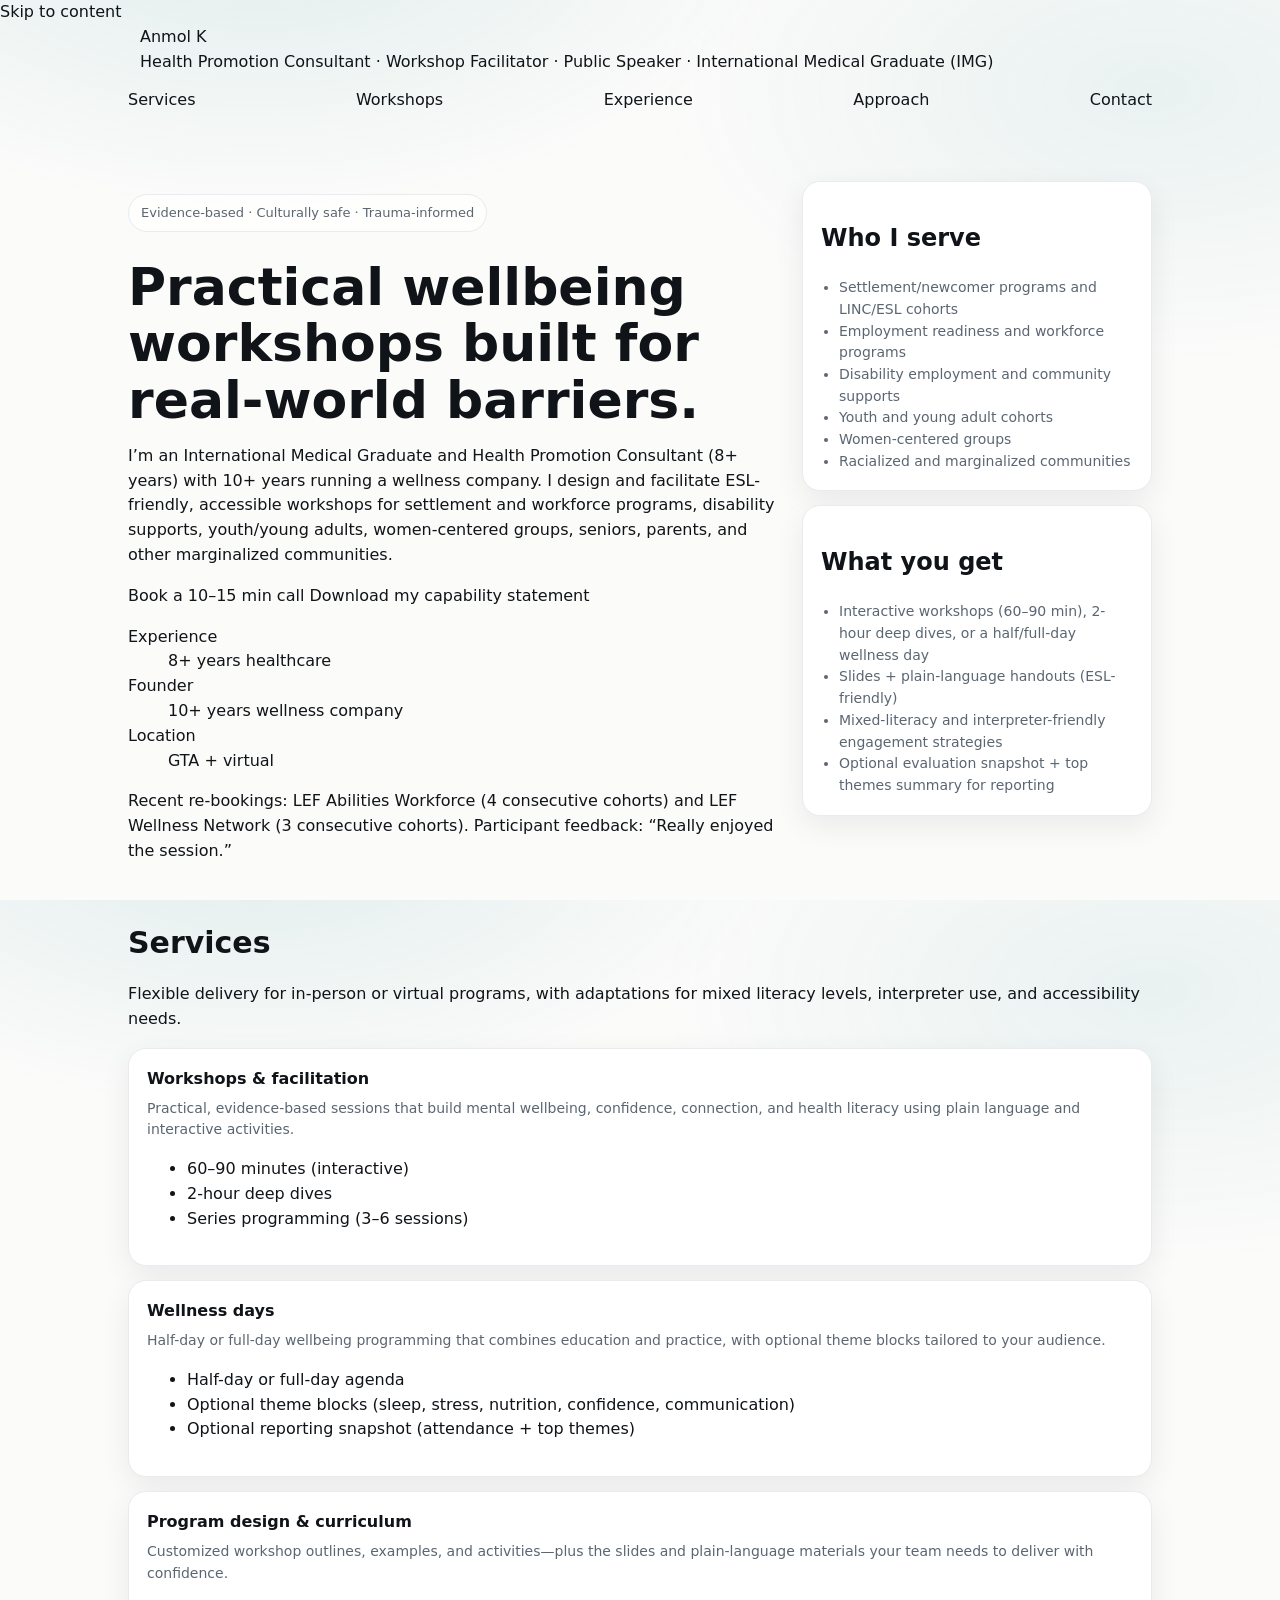
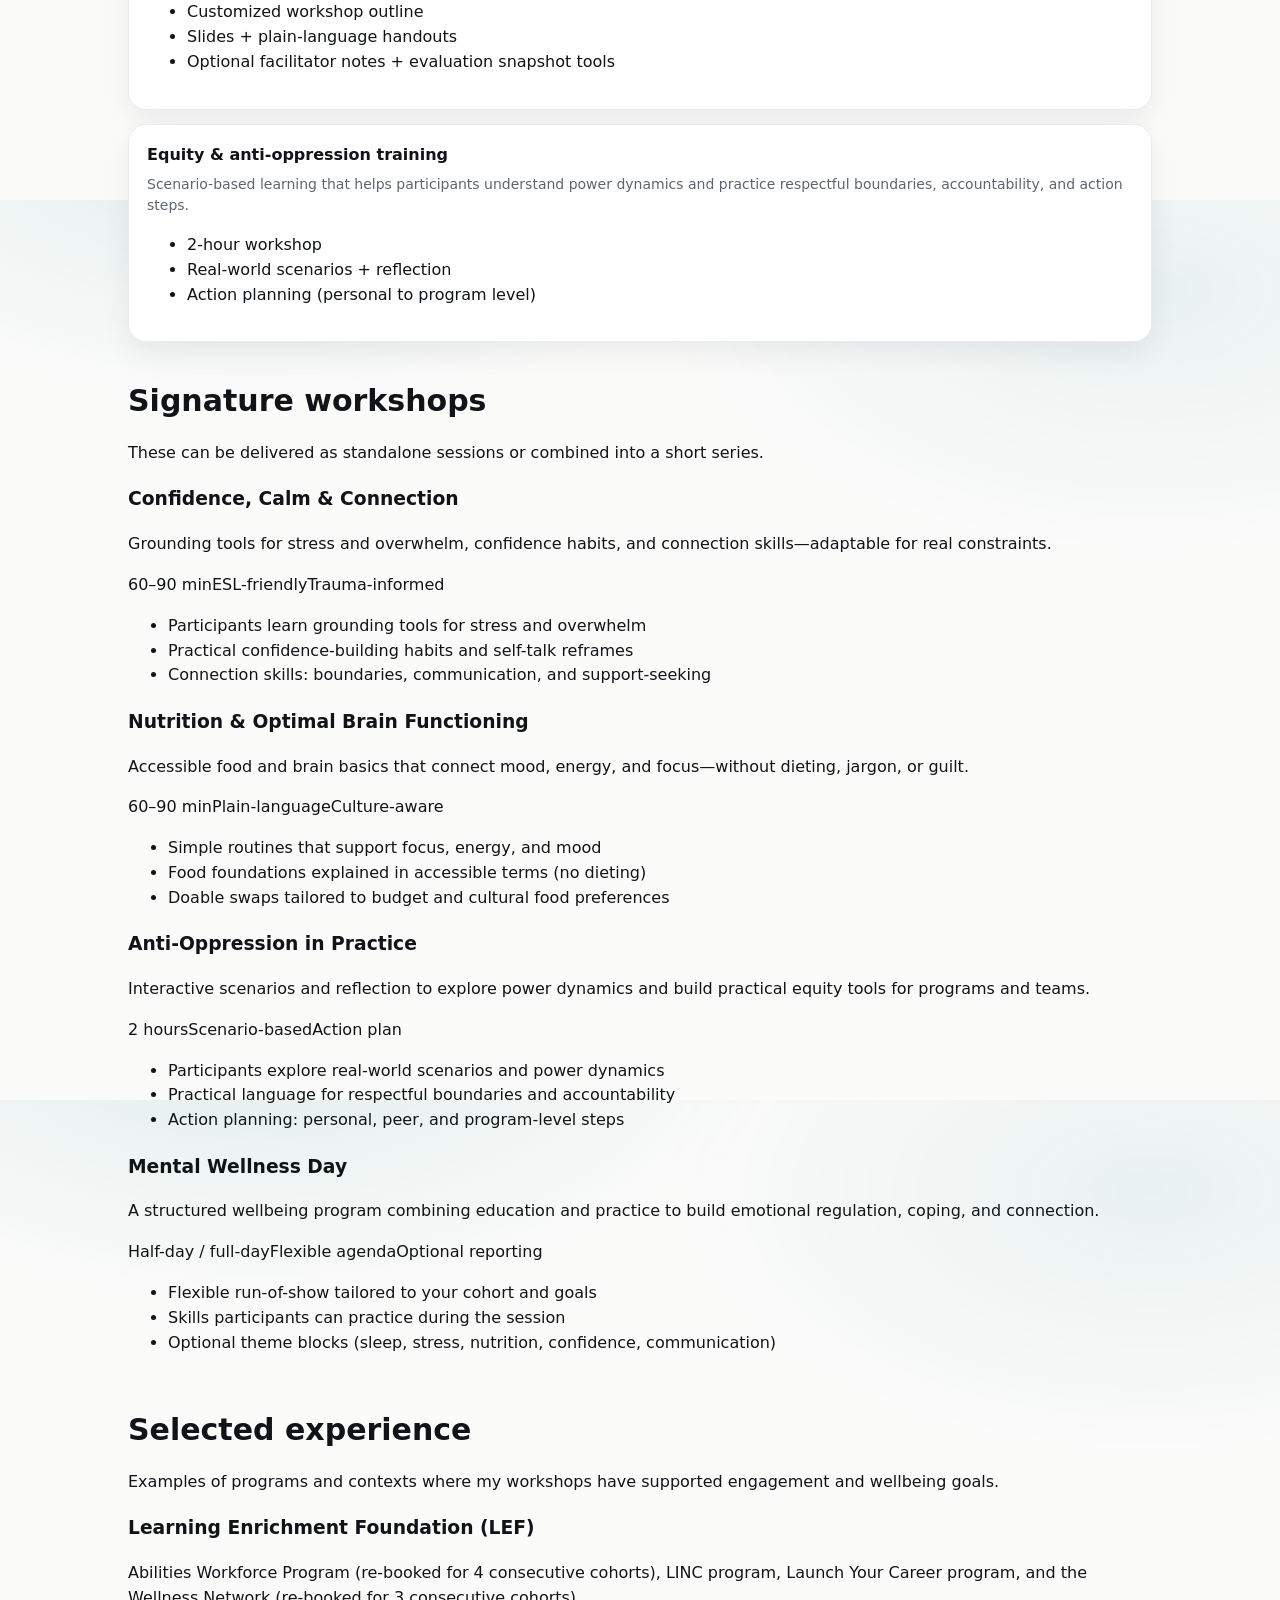
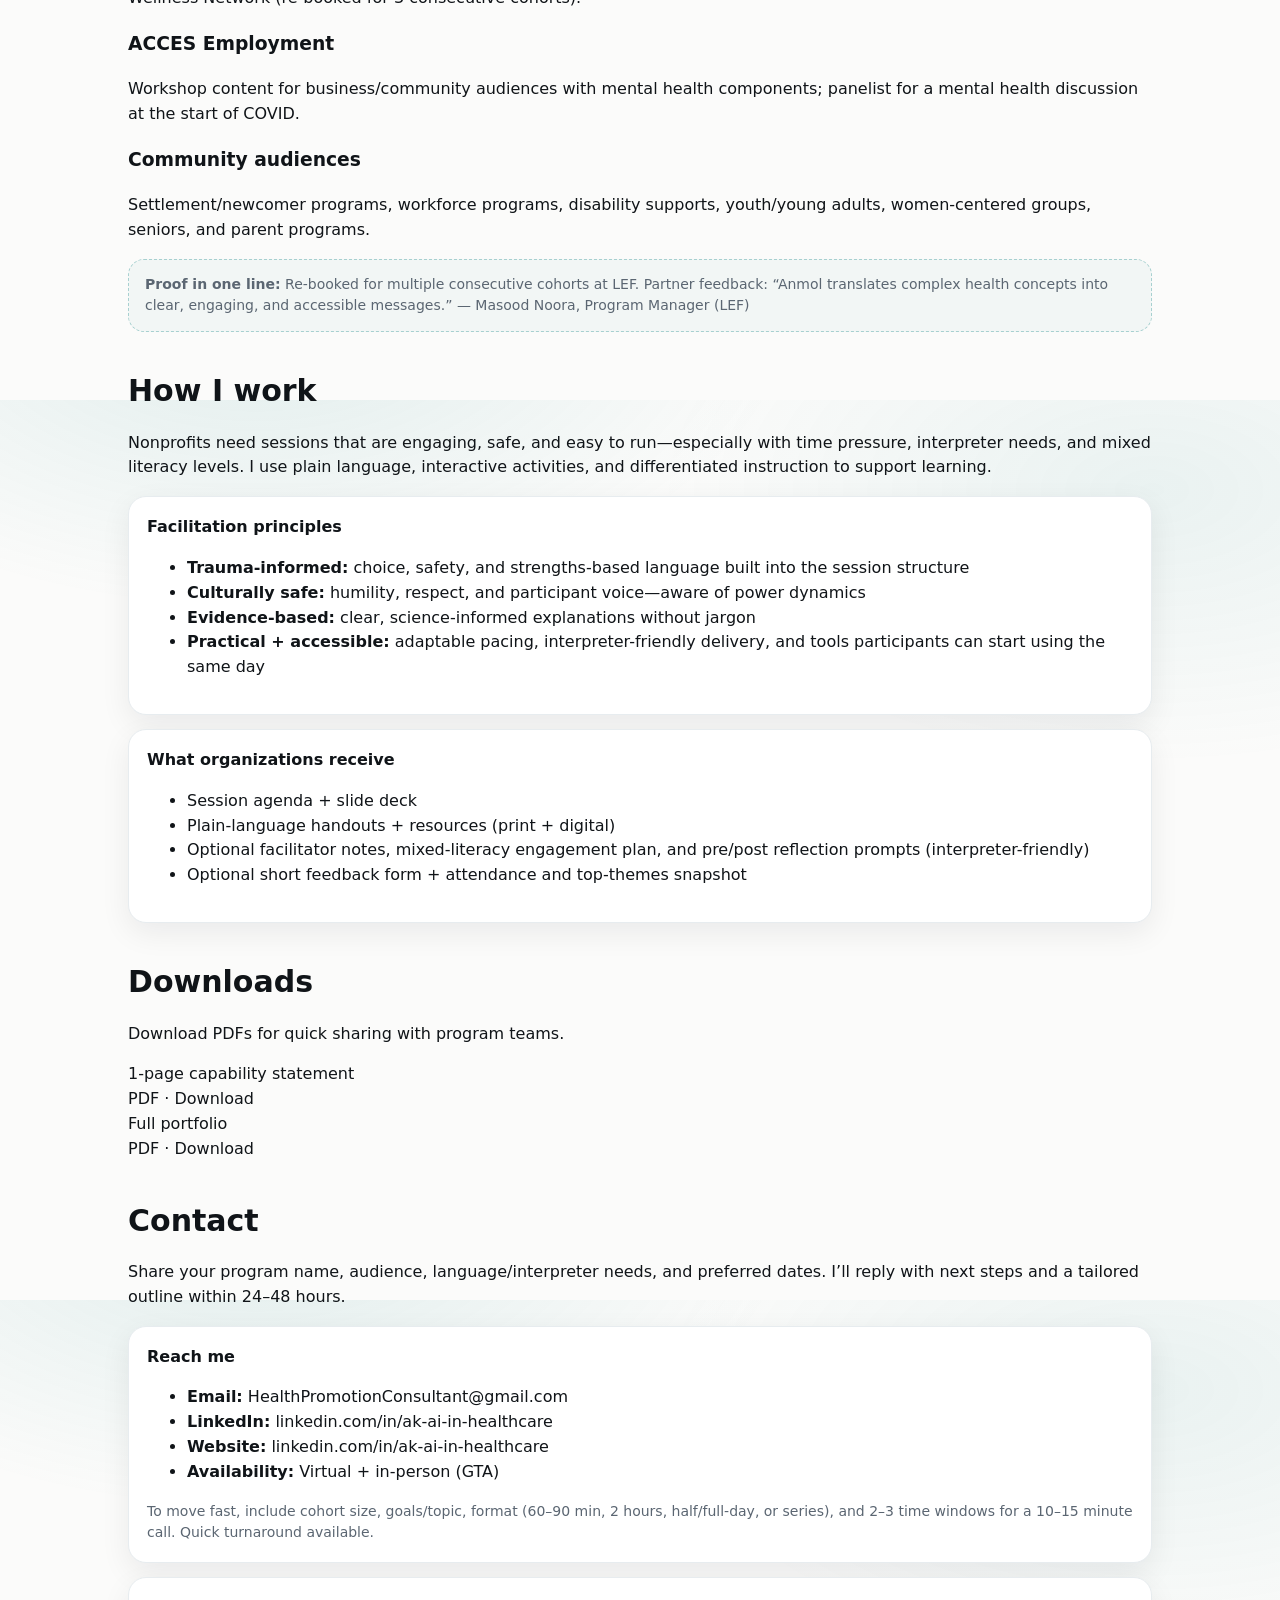
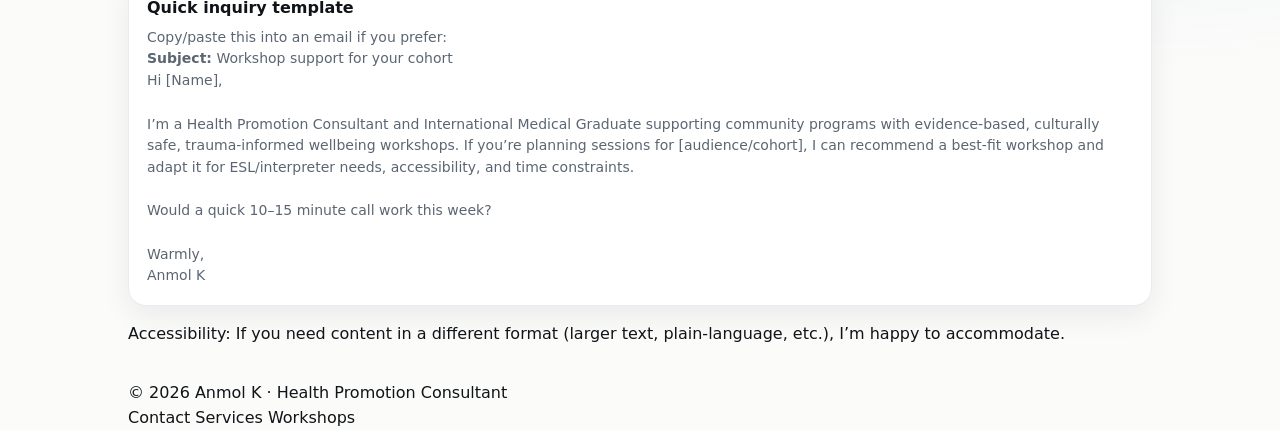
<file: index.html>
<!doctype html>
<html lang="en">
<head>
  <meta charset="utf-8" />
  <meta name="viewport" content="width=device-width, initial-scale=1" />
  <title>Anmol K | Health Promotion Consultant & Workshop Facilitator</title>
  <meta name="description" content="Practical, evidence-based, culturally safe and trauma-informed wellbeing workshops for nonprofits and community programs. ESL-friendly delivery, plain-language materials, and optional evaluation snapshots (GTA + virtual)." />
  <meta name="theme-color" content="#0F766E" />
  <link rel="preconnect" href="https://fonts.googleapis.com">
  <link rel="preconnect" href="https://fonts.gstatic.com" crossorigin>
  <link href="https://fonts.googleapis.com/css2?family=Inter:wght@400;500;600;700&display=swap" rel="stylesheet">
  <link rel="stylesheet" href="styles.css" />
</head>
<body>
  <a class="skip-link" href="#main">Skip to content</a>

  <header class="site-header">
    <div class="container header-inner">
      <div class="brand">
        <div class="brand-mark" aria-hidden="true"></div>
        <div class="brand-text">
          <div class="brand-name">Anmol K</div>
          <div class="brand-role">Health Promotion Consultant · Workshop Facilitator · Public Speaker · International Medical Graduate (IMG)</div>
        </div>
      </div>

      <nav class="nav" aria-label="Primary">
        <a href="#services">Services</a>
        <a href="#sessions">Workshops</a>
        <a href="#experience">Experience</a>
        <a href="#approach">Approach</a>
        <a href="#contact" class="btn btn-small">Contact</a>
      </nav>
    </div>
    <div class="accent-line" aria-hidden="true"></div>
  </header>

  <main id="main">
    <!-- HERO -->
    <section class="hero">
      <div class="container hero-grid">
        <div>
          <p class="kicker">Evidence-based · Culturally safe · Trauma-informed</p>
          <h1>Practical wellbeing workshops built for real-world barriers.</h1>
          <p class="lead">
            I’m an International Medical Graduate and Health Promotion Consultant (8+ years) with 10+ years running a wellness company. I design and facilitate ESL-friendly, accessible workshops for settlement and workforce programs, disability supports, youth/young adults, women-centered groups, seniors, parents, and other marginalized communities.
          </p>

          <div class="cta-row">
            <a class="btn" href="#contact">Book a 10–15 min call</a>
            <a class="btn btn-ghost" href="#downloads">Download my capability statement</a>
          </div>

          <dl class="trust-bar">
            <div>
              <dt>Experience</dt>
              <dd>8+ years healthcare</dd>
            </div>
            <div>
              <dt>Founder</dt>
              <dd>10+ years wellness company</dd>
            </div>
            <div>
              <dt>Location</dt>
              <dd>GTA + virtual</dd>
            </div>
          </dl>

          <p class="micro">Recent re-bookings: LEF Abilities Workforce (4 consecutive cohorts) and LEF Wellness Network (3 consecutive cohorts). Participant feedback: “Really enjoyed the session.”</p>
        </div>

        <aside class="hero-card" aria-label="Quick overview">
          <div class="card">
            <h2 class="card-title">Who I serve</h2>
            <ul class="list">
              <li>Settlement/newcomer programs and LINC/ESL cohorts</li>
              <li>Employment readiness and workforce programs</li>
              <li>Disability employment and community supports</li>
              <li>Youth and young adult cohorts</li>
              <li>Women-centered groups</li>
              <li>Racialized and marginalized communities</li>
            </ul>
          </div>

          <div class="card">
            <h2 class="card-title">What you get</h2>
            <ul class="list">
              <li>Interactive workshops (60–90 min), 2-hour deep dives, or a half/full-day wellness day</li>
              <li>Slides + plain-language handouts (ESL-friendly)</li>
              <li>Mixed-literacy and interpreter-friendly engagement strategies</li>
              <li>Optional evaluation snapshot + top themes summary for reporting</li>
            </ul>
          </div>
        </aside>
      </div>
    </section>

    <!-- SERVICES -->
    <section id="services" class="section">
      <div class="container">
        <div class="section-head">
          <h2>Services</h2>
          <p>Flexible delivery for in-person or virtual programs, with adaptations for mixed literacy levels, interpreter use, and accessibility needs.</p>
        </div>

        <div class="cards">
          <article class="card">
            <h3>Workshops & facilitation</h3>
            <p>Practical, evidence-based sessions that build mental wellbeing, confidence, connection, and health literacy using plain language and interactive activities.</p>
            <ul class="bullets">
              <li>60–90 minutes (interactive)</li>
              <li>2-hour deep dives</li>
              <li>Series programming (3–6 sessions)</li>
            </ul>
          </article>

          <article class="card">
            <h3>Wellness days</h3>
            <p>Half-day or full-day wellbeing programming that combines education and practice, with optional theme blocks tailored to your audience.</p>
            <ul class="bullets">
              <li>Half-day or full-day agenda</li>
              <li>Optional theme blocks (sleep, stress, nutrition, confidence, communication)</li>
              <li>Optional reporting snapshot (attendance + top themes)</li>
            </ul>
          </article>

          <article class="card">
            <h3>Program design & curriculum</h3>
            <p>Customized workshop outlines, examples, and activities—plus the slides and plain-language materials your team needs to deliver with confidence.</p>
            <ul class="bullets">
              <li>Customized workshop outline</li>
              <li>Slides + plain-language handouts</li>
              <li>Optional facilitator notes + evaluation snapshot tools</li>
            </ul>
          </article>

          <article class="card">
            <h3>Equity & anti-oppression training</h3>
            <p>Scenario-based learning that helps participants understand power dynamics and practice respectful boundaries, accountability, and action steps.</p>
            <ul class="bullets">
              <li>2-hour workshop</li>
              <li>Real-world scenarios + reflection</li>
              <li>Action planning (personal to program level)</li>
            </ul>
          </article>
        </div>
      </div>
    </section>

    <!-- WORKSHOPS -->
    <section id="sessions" class="section section-soft">
      <div class="container">
        <div class="section-head">
          <h2>Signature workshops</h2>
          <p>These can be delivered as standalone sessions or combined into a short series.</p>
        </div>

        <div class="workshop-grid">
          <article class="workshop">
            <h3>Confidence, Calm & Connection</h3>
            <p>Grounding tools for stress and overwhelm, confidence habits, and connection skills—adaptable for real constraints.</p>
            <div class="tags">
              <span class="tag">60–90 min</span><span class="tag">ESL-friendly</span><span class="tag">Trauma-informed</span>
            </div>
            <ul class="bullets">
              <li>Participants learn grounding tools for stress and overwhelm</li>
              <li>Practical confidence-building habits and self-talk reframes</li>
              <li>Connection skills: boundaries, communication, and support-seeking</li>
            </ul>
          </article>

          <article class="workshop">
            <h3>Nutrition & Optimal Brain Functioning</h3>
            <p>Accessible food and brain basics that connect mood, energy, and focus—without dieting, jargon, or guilt.</p>
            <div class="tags">
              <span class="tag">60–90 min</span><span class="tag">Plain-language</span><span class="tag">Culture-aware</span>
            </div>
            <ul class="bullets">
              <li>Simple routines that support focus, energy, and mood</li>
              <li>Food foundations explained in accessible terms (no dieting)</li>
              <li>Doable swaps tailored to budget and cultural food preferences</li>
            </ul>
          </article>

          <article class="workshop">
            <h3>Anti-Oppression in Practice</h3>
            <p>Interactive scenarios and reflection to explore power dynamics and build practical equity tools for programs and teams.</p>
            <div class="tags">
              <span class="tag">2 hours</span><span class="tag">Scenario-based</span><span class="tag">Action plan</span>
            </div>
            <ul class="bullets">
              <li>Participants explore real-world scenarios and power dynamics</li>
              <li>Practical language for respectful boundaries and accountability</li>
              <li>Action planning: personal, peer, and program-level steps</li>
            </ul>
          </article>

          <article class="workshop">
            <h3>Mental Wellness Day</h3>
            <p>A structured wellbeing program combining education and practice to build emotional regulation, coping, and connection.</p>
            <div class="tags">
              <span class="tag">Half-day / full-day</span><span class="tag">Flexible agenda</span><span class="tag">Optional reporting</span>
            </div>
            <ul class="bullets">
              <li>Flexible run-of-show tailored to your cohort and goals</li>
              <li>Skills participants can practice during the session</li>
              <li>Optional theme blocks (sleep, stress, nutrition, confidence, communication)</li>
            </ul>
          </article>
        </div>
      </div>
    </section>

    <!-- EXPERIENCE -->
    <section id="experience" class="section">
      <div class="container">
        <div class="section-head">
          <h2>Selected experience</h2>
          <p>Examples of programs and contexts where my workshops have supported engagement and wellbeing goals.</p>
        </div>

        <div class="timeline">
          <div class="timeline-item">
            <div class="timeline-dot" aria-hidden="true"></div>
            <div>
              <h3>Learning Enrichment Foundation (LEF)</h3>
              <p>Abilities Workforce Program (re-booked for 4 consecutive cohorts), LINC program, Launch Your Career program, and the Wellness Network (re-booked for 3 consecutive cohorts).</p>
            </div>
          </div>

          <div class="timeline-item">
            <div class="timeline-dot" aria-hidden="true"></div>
            <div>
              <h3>ACCES Employment</h3>
              <p>Workshop content for business/community audiences with mental health components; panelist for a mental health discussion at the start of COVID.</p>
            </div>
          </div>

          <div class="timeline-item">
            <div class="timeline-dot" aria-hidden="true"></div>
            <div>
              <h3>Community audiences</h3>
              <p>Settlement/newcomer programs, workforce programs, disability supports, youth/young adults, women-centered groups, seniors, and parent programs.</p>
            </div>
          </div>
        </div>

        <div class="note">
          <strong>Proof in one line:</strong> Re-booked for multiple consecutive cohorts at LEF. Partner feedback: “Anmol translates complex health concepts into clear, engaging, and accessible messages.” — Masood Noora, Program Manager (LEF)
        </div>
      </div>
    </section>

    <!-- APPROACH -->
    <section id="approach" class="section section-soft">
      <div class="container">
        <div class="section-head">
          <h2>How I work</h2>
          <p>Nonprofits need sessions that are engaging, safe, and easy to run—especially with time pressure, interpreter needs, and mixed literacy levels. I use plain language, interactive activities, and differentiated instruction to support learning.</p>
        </div>

        <div class="two-col">
          <div class="card">
            <h3>Facilitation principles</h3>
            <ul class="bullets">
              <li><strong>Trauma-informed:</strong> choice, safety, and strengths-based language built into the session structure</li>
              <li><strong>Culturally safe:</strong> humility, respect, and participant voice—aware of power dynamics</li>
              <li><strong>Evidence-based:</strong> clear, science-informed explanations without jargon</li>
              <li><strong>Practical + accessible:</strong> adaptable pacing, interpreter-friendly delivery, and tools participants can start using the same day</li>
            </ul>
          </div>

          <div class="card">
            <h3>What organizations receive</h3>
            <ul class="bullets">
              <li>Session agenda + slide deck</li>
              <li>Plain-language handouts + resources (print + digital)</li>
              <li>Optional facilitator notes, mixed-literacy engagement plan, and pre/post reflection prompts (interpreter-friendly)</li>
              <li>Optional short feedback form + attendance and top-themes snapshot</li>
            </ul>
          </div>
        </div>
      </div>
    </section>

    <!-- DOWNLOADS -->
    <section id="downloads" class="section">
      <div class="container">
        <div class="section-head">
          <h2>Downloads</h2>
          <p>Download PDFs for quick sharing with program teams.</p>
        </div>

        <div class="downloads">
          <a class="download" href="AnmolK_Capability_Statement_UPLOAD.pdf" aria-label="Download one-page capability statement (replace link)">
            <div class="download-title">1-page capability statement</div>
            <div class="download-meta">PDF · Download</div>
          </a>
          <a class="download" href="AnmolK_Full_Portfolio_UPLOAD.pdf" aria-label="Download full portfolio (replace link)">
            <div class="download-title">Full portfolio</div>
            <div class="download-meta">PDF · Download</div>
          </a>
        </div>
      </div>
    </section>

    <!-- CONTACT -->
    <section id="contact" class="section section-soft">
      <div class="container">
        <div class="section-head">
          <h2>Contact</h2>
          <p>Share your program name, audience, language/interpreter needs, and preferred dates. I’ll reply with next steps and a tailored outline within 24–48 hours.</p>
        </div>

        <div class="contact-grid">
          <div class="card">
            <h3>Reach me</h3>
            <ul class="contact-list">
              <li><strong>Email:</strong> <a href="mailto:HealthPromotionConsultant@gmail.com">HealthPromotionConsultant@gmail.com</a></li>
              <li><strong>LinkedIn:</strong> <a href="https://www.linkedin.com/in/ak-ai-in-healthcare" rel="noopener">linkedin.com/in/ak-ai-in-healthcare</a></li>
              <li><strong>Website:</strong> <a href="https://www.linkedin.com/in/ak-ai-in-healthcare" rel="noopener">linkedin.com/in/ak-ai-in-healthcare</a></li>
              <li><strong>Availability:</strong> Virtual + in-person (GTA)</li>
            </ul>
            <p class="micro">To move fast, include cohort size, goals/topic, format (60–90 min, 2 hours, half/full-day, or series), and 2–3 time windows for a 10–15 minute call. Quick turnaround available.</p>
          </div>

          <div class="card">
            <h3>Quick inquiry template</h3>
            <p class="micro">Copy/paste this into an email if you prefer:</p>
            <div class="copybox" role="group" aria-label="Email template">
              <p><strong>Subject:</strong> Workshop support for your cohort</p>
              <p>
                Hi [Name],<br><br>
                I’m a Health Promotion Consultant and International Medical Graduate supporting community programs with evidence-based, culturally safe, trauma-informed wellbeing workshops.
                If you’re planning sessions for [audience/cohort], I can recommend a best-fit workshop and adapt it for ESL/interpreter needs, accessibility, and time constraints.<br><br>
                Would a quick 10–15 minute call work this week?<br><br>
                Warmly,<br>
                Anmol K
              </p>
            </div>
          </div>
        </div>

        <p class="footer-note">
          Accessibility: If you need content in a different format (larger text, plain-language, etc.), I’m happy to accommodate.
        </p>
      </div>
    </section>
  </main>

  <footer class="site-footer">
    <div class="container footer-inner">
      <div>© <span id="y"></span> Anmol K · Health Promotion Consultant</div>
      <div class="footer-links">
        <a href="#contact">Contact</a>
        <a href="#services">Services</a>
        <a href="#sessions">Workshops</a>
      </div>
    </div>
  </footer>

  <script>
    document.getElementById('y').textContent = new Date().getFullYear();
  </script>
</body>
</html>
</file>
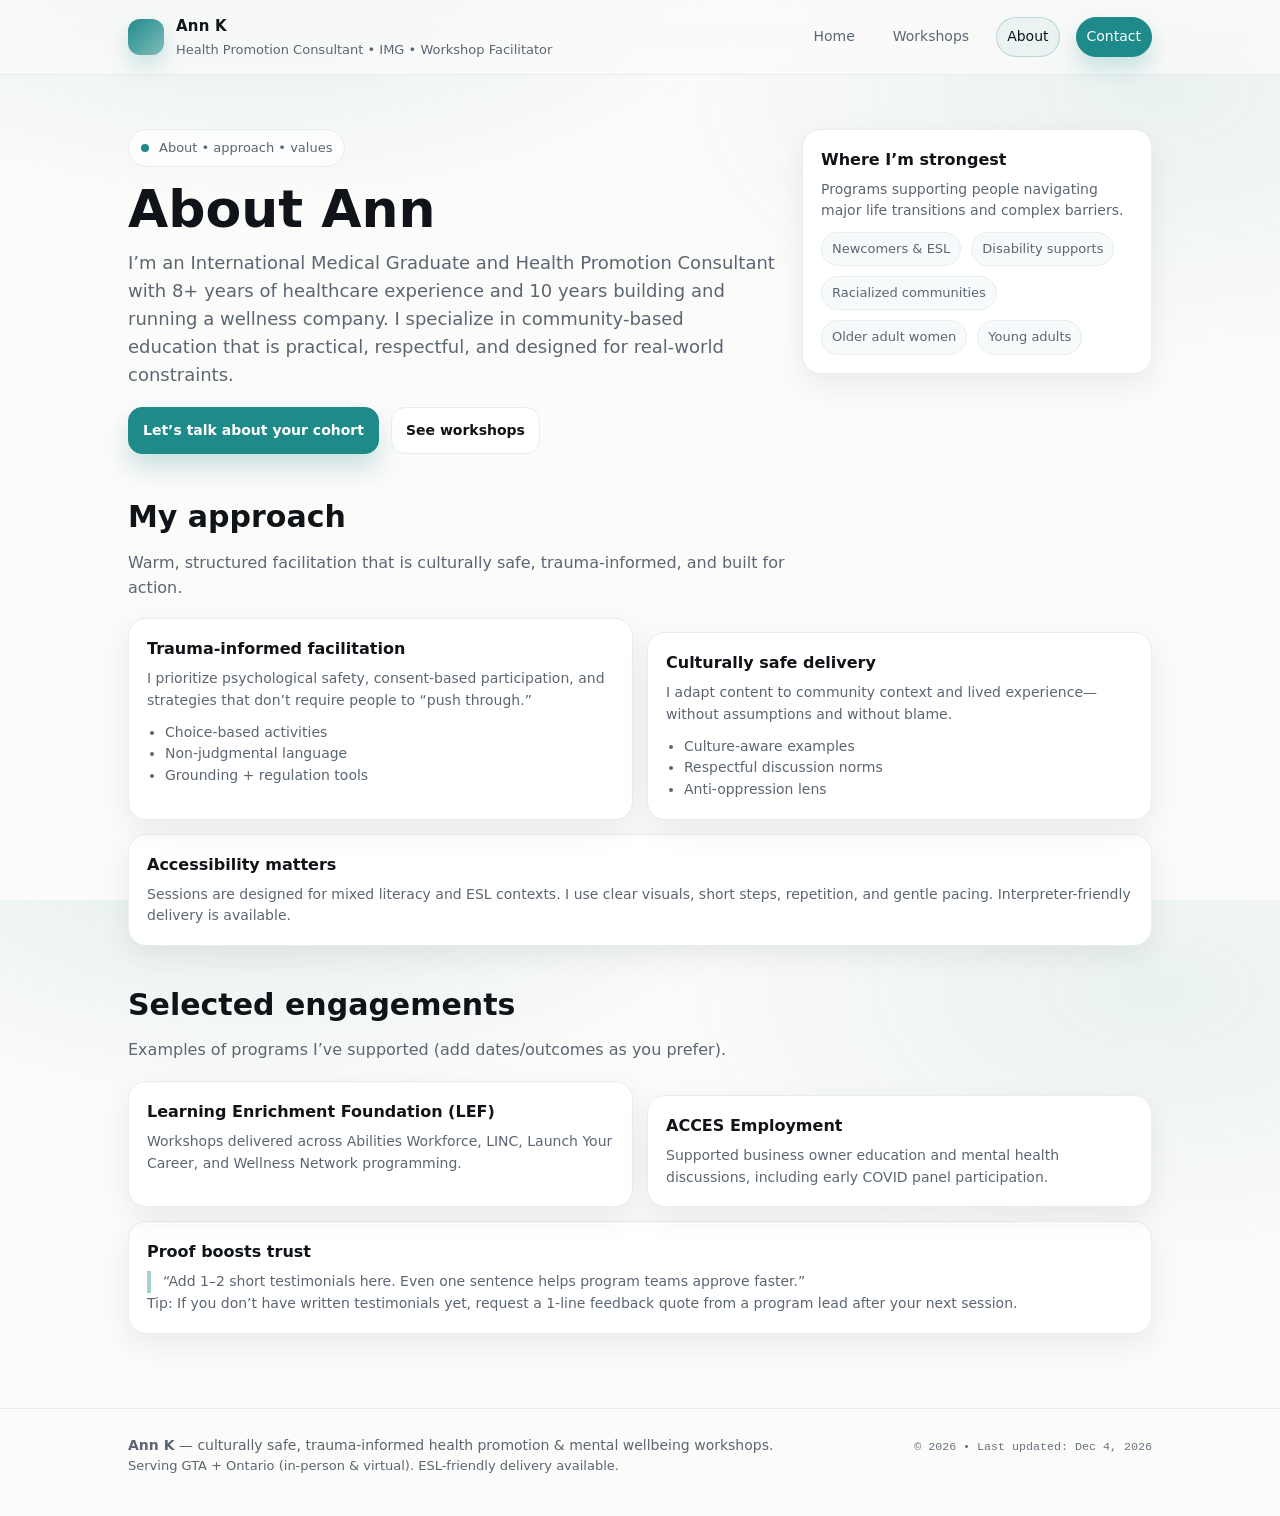
<file: about.html>
<!doctype html>
<html lang="en">
<head>
  <meta charset="utf-8">
  <meta name="viewport" content="width=device-width, initial-scale=1">
  <meta name="description" content="Health Promotion Consultant portfolio site">
  <title>About • Ann K</title>
  <link rel="preconnect" href="https://fonts.googleapis.com">
  <link rel="preconnect" href="https://fonts.gstatic.com" crossorigin>
  <link rel="stylesheet" href="styles.css">
</head>
<body>
  <header class="topbar">
    <div class="container">
      <div class="nav">
        <a class="brand" href="index.html" aria-label="Home">
          <div class="mark" aria-hidden="true"></div>
          <div>
            <b>Ann K</b>
            <span>Health Promotion Consultant • IMG • Workshop Facilitator</span>
          </div>
        </a>

        <nav class="menu" aria-label="Primary">
          <a data-nav href="index.html">Home</a>
          <a data-nav href="workshops.html">Workshops</a>
          <a data-nav href="about.html">About</a>
          <a data-nav class="cta" href="contact.html">Contact</a>
        </nav>
      </div>
    </div>
  </header>

  <main>
    
<section class="hero">
  <div class="container">
    <div class="hero-grid">
      <div>
        <div class="kicker"><span class="dot"></span><span>About • approach • values</span></div>
        <h1>About Ann</h1>
        <p class="lede">
          I’m an International Medical Graduate and Health Promotion Consultant with 8+ years of healthcare experience and
          10 years building and running a wellness company. I specialize in community-based education that is practical,
          respectful, and designed for real-world constraints.
        </p>
        <div class="actions">
          <a class="button primary" href="contact.html">Let’s talk about your cohort</a>
          <a class="button" href="workshops.html">See workshops</a>
        </div>
      </div>
      <aside>
        <div class="card">
          <h3>Where I’m strongest</h3>
          <p>Programs supporting people navigating major life transitions and complex barriers.</p>
          <div class="meta">
            <span>Newcomers & ESL</span>
            <span>Disability supports</span>
            <span>Racialized communities</span>
            <span>Older adult women</span>
            <span>Young adults</span>
          </div>
        </div>
      </aside>
    </div>
  </div>
</section>

<section class="section">
  <div class="container">
    <h2>My approach</h2>
    <p class="sub">Warm, structured facilitation that is culturally safe, trauma-informed, and built for action.</p>

    <div class="grid-2">
      <div class="card">
        <h3>Trauma‑informed facilitation</h3>
        <p>I prioritize psychological safety, consent-based participation, and strategies that don’t require people to “push through.”</p>
        <ul class="list">
          <li>Choice-based activities</li>
          <li>Non-judgmental language</li>
          <li>Grounding + regulation tools</li>
        </ul>
      </div>
      <div class="card">
        <h3>Culturally safe delivery</h3>
        <p>I adapt content to community context and lived experience—without assumptions and without blame.</p>
        <ul class="list">
          <li>Culture-aware examples</li>
          <li>Respectful discussion norms</li>
          <li>Anti-oppression lens</li>
        </ul>
      </div>
    </div>

    <div class="card" style="margin-top:14px">
      <h3>Accessibility matters</h3>
      <p>Sessions are designed for mixed literacy and ESL contexts. I use clear visuals, short steps, repetition, and gentle pacing. Interpreter-friendly delivery is available.</p>
    </div>
  </div>
</section>

<section class="section">
  <div class="container">
    <h2>Selected engagements</h2>
    <p class="sub">Examples of programs I’ve supported (add dates/outcomes as you prefer).</p>

    <div class="grid-2">
      <div class="card">
        <h3>Learning Enrichment Foundation (LEF)</h3>
        <p>Workshops delivered across Abilities Workforce, LINC, Launch Your Career, and Wellness Network programming.</p>
      </div>
      <div class="card">
        <h3>ACCES Employment</h3>
        <p>Supported business owner education and mental health discussions, including early COVID panel participation.</p>
      </div>
    </div>

    <div class="card" style="margin-top:14px">
      <h3>Proof boosts trust</h3>
      <p class="quote">“Add 1–2 short testimonials here. Even one sentence helps program teams approve faster.”</p>
      <p class="small">Tip: If you don’t have written testimonials yet, request a 1‑line feedback quote from a program lead after your next session.</p>
    </div>
  </div>
</section>

  </main>

  <footer class="footer">
    <div class="container">
      <div class="row">
        <div>
          <div><b>Ann K</b> — culturally safe, trauma-informed health promotion & mental wellbeing workshops.</div>
          <div class="small">Serving GTA + Ontario (in-person & virtual). ESL-friendly delivery available.</div>
        </div>
        <div style="text-align:right">
          <small>© <span id="y"></span> • Last updated: <span id="d"></span></small>
        </div>
      </div>
    </div>
  </footer>

  <script>
    document.getElementById('y').textContent = new Date().getFullYear();
    const months = ["Jan","Feb","Mar","Apr","May","Jun","Jul","Aug","Sep","Oct","Nov","Dec"];
    const now = new Date();
    document.getElementById('d').textContent = months[now.getMonth()] + " " + now.getDate() + ", " + now.getFullYear();
  </script>
  <script src="script.js"></script>
</body>
</html>
</file>
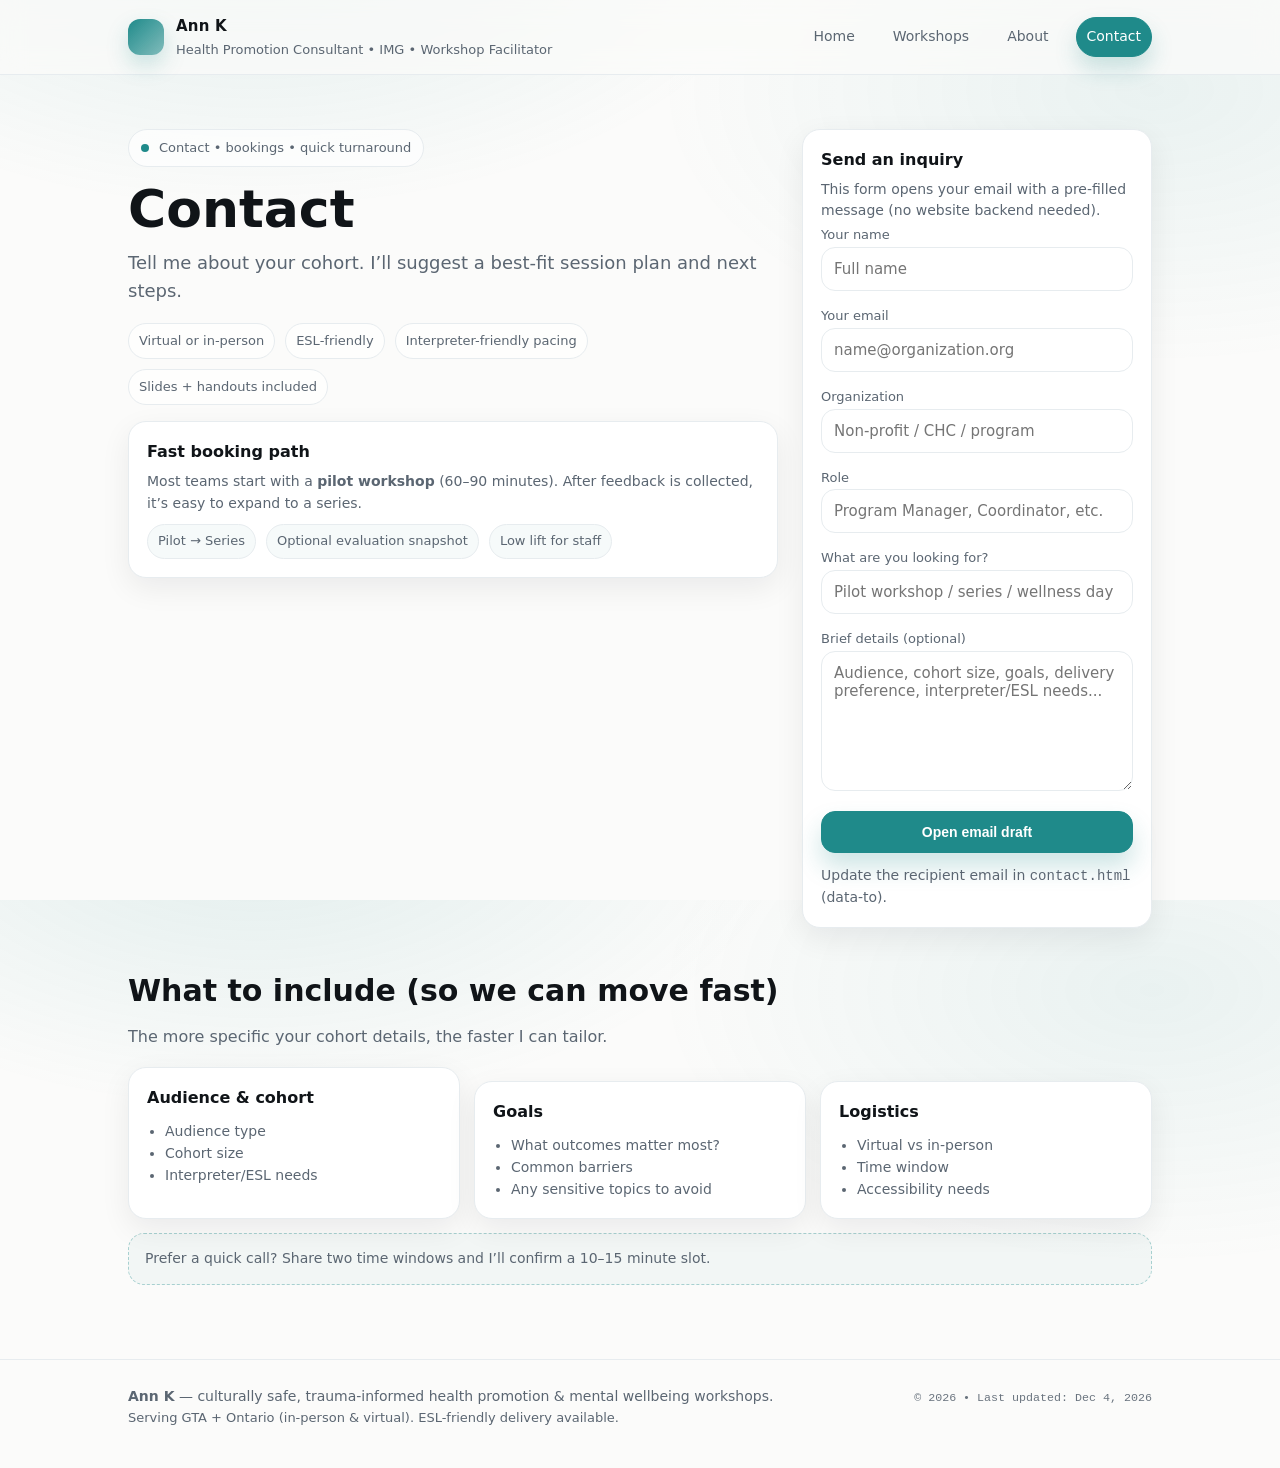
<file: contact.html>
<!doctype html>
<html lang="en">
<head>
  <meta charset="utf-8">
  <meta name="viewport" content="width=device-width, initial-scale=1">
  <meta name="description" content="Health Promotion Consultant portfolio site">
  <title>Contact • Ann K</title>
  <link rel="preconnect" href="https://fonts.googleapis.com">
  <link rel="preconnect" href="https://fonts.gstatic.com" crossorigin>
  <link rel="stylesheet" href="styles.css">
</head>
<body>
  <header class="topbar">
    <div class="container">
      <div class="nav">
        <a class="brand" href="index.html" aria-label="Home">
          <div class="mark" aria-hidden="true"></div>
          <div>
            <b>Ann K</b>
            <span>Health Promotion Consultant • IMG • Workshop Facilitator</span>
          </div>
        </a>

        <nav class="menu" aria-label="Primary">
          <a data-nav href="index.html">Home</a>
          <a data-nav href="workshops.html">Workshops</a>
          <a data-nav href="about.html">About</a>
          <a data-nav class="cta" href="contact.html">Contact</a>
        </nav>
      </div>
    </div>
  </header>

  <main>
    
<section class="hero">
  <div class="container">
    <div class="hero-grid">
      <div>
        <div class="kicker"><span class="dot"></span><span>Contact • bookings • quick turnaround</span></div>
        <h1>Contact</h1>
        <p class="lede">Tell me about your cohort. I’ll suggest a best‑fit session plan and next steps.</p>
        <div class="badge-row">
          <span class="badge">Virtual or in-person</span>
          <span class="badge">ESL-friendly</span>
          <span class="badge">Interpreter-friendly pacing</span>
          <span class="badge">Slides + handouts included</span>
        </div>

        <div class="card" style="margin-top:16px">
          <h3>Fast booking path</h3>
          <p>Most teams start with a <b>pilot workshop</b> (60–90 minutes). After feedback is collected, it’s easy to expand to a series.</p>
          <div class="meta"><span>Pilot → Series</span><span>Optional evaluation snapshot</span><span>Low lift for staff</span></div>
        </div>
      </div>

      <aside>
        <div class="card">
          <h3>Send an inquiry</h3>
          <p>This form opens your email with a pre-filled message (no website backend needed).</p>

          <form id="contactForm" class="form" data-to="your@email.com">
            <div class="inline">
              <div>
                <label for="name">Your name</label>
                <input id="name" name="name" autocomplete="name" placeholder="Full name">
              </div>
              <div>
                <label for="email">Your email</label>
                <input id="email" name="email" type="email" autocomplete="email" placeholder="name@organization.org">
              </div>
            </div>

            <div class="inline">
              <div>
                <label for="org">Organization</label>
                <input id="org" name="org" autocomplete="organization" placeholder="Non-profit / CHC / program">
              </div>
              <div>
                <label for="role">Role</label>
                <input id="role" name="role" placeholder="Program Manager, Coordinator, etc.">
              </div>
            </div>

            <div>
              <label for="topic">What are you looking for?</label>
              <input id="topic" name="topic" placeholder="Pilot workshop / series / wellness day">
            </div>

            <div>
              <label for="message">Brief details (optional)</label>
              <textarea id="message" name="message" placeholder="Audience, cohort size, goals, delivery preference, interpreter/ESL needs..."></textarea>
            </div>

            <button class="button primary" type="submit">Open email draft</button>
            <p class="small">Update the recipient email in <span style="font-family:var(--mono)">contact.html</span> (data-to).</p>
          </form>
        </div>
      </aside>
    </div>
  </div>
</section>

<section class="section">
  <div class="container">
    <h2>What to include (so we can move fast)</h2>
    <p class="sub">The more specific your cohort details, the faster I can tailor.</p>

    <div class="grid-3">
      <div class="card">
        <h3>Audience & cohort</h3>
        <ul class="list">
          <li>Audience type</li>
          <li>Cohort size</li>
          <li>Interpreter/ESL needs</li>
        </ul>
      </div>
      <div class="card">
        <h3>Goals</h3>
        <ul class="list">
          <li>What outcomes matter most?</li>
          <li>Common barriers</li>
          <li>Any sensitive topics to avoid</li>
        </ul>
      </div>
      <div class="card">
        <h3>Logistics</h3>
        <ul class="list">
          <li>Virtual vs in-person</li>
          <li>Time window</li>
          <li>Accessibility needs</li>
        </ul>
      </div>
    </div>

    <div class="note" style="margin-top:14px">
      Prefer a quick call? Share two time windows and I’ll confirm a 10–15 minute slot.
    </div>
  </div>
</section>

  </main>

  <footer class="footer">
    <div class="container">
      <div class="row">
        <div>
          <div><b>Ann K</b> — culturally safe, trauma-informed health promotion & mental wellbeing workshops.</div>
          <div class="small">Serving GTA + Ontario (in-person & virtual). ESL-friendly delivery available.</div>
        </div>
        <div style="text-align:right">
          <small>© <span id="y"></span> • Last updated: <span id="d"></span></small>
        </div>
      </div>
    </div>
  </footer>

  <script>
    document.getElementById('y').textContent = new Date().getFullYear();
    const months = ["Jan","Feb","Mar","Apr","May","Jun","Jul","Aug","Sep","Oct","Nov","Dec"];
    const now = new Date();
    document.getElementById('d').textContent = months[now.getMonth()] + " " + now.getDate() + ", " + now.getFullYear();
  </script>
  <script src="script.js"></script>
</body>
</html>
</file>
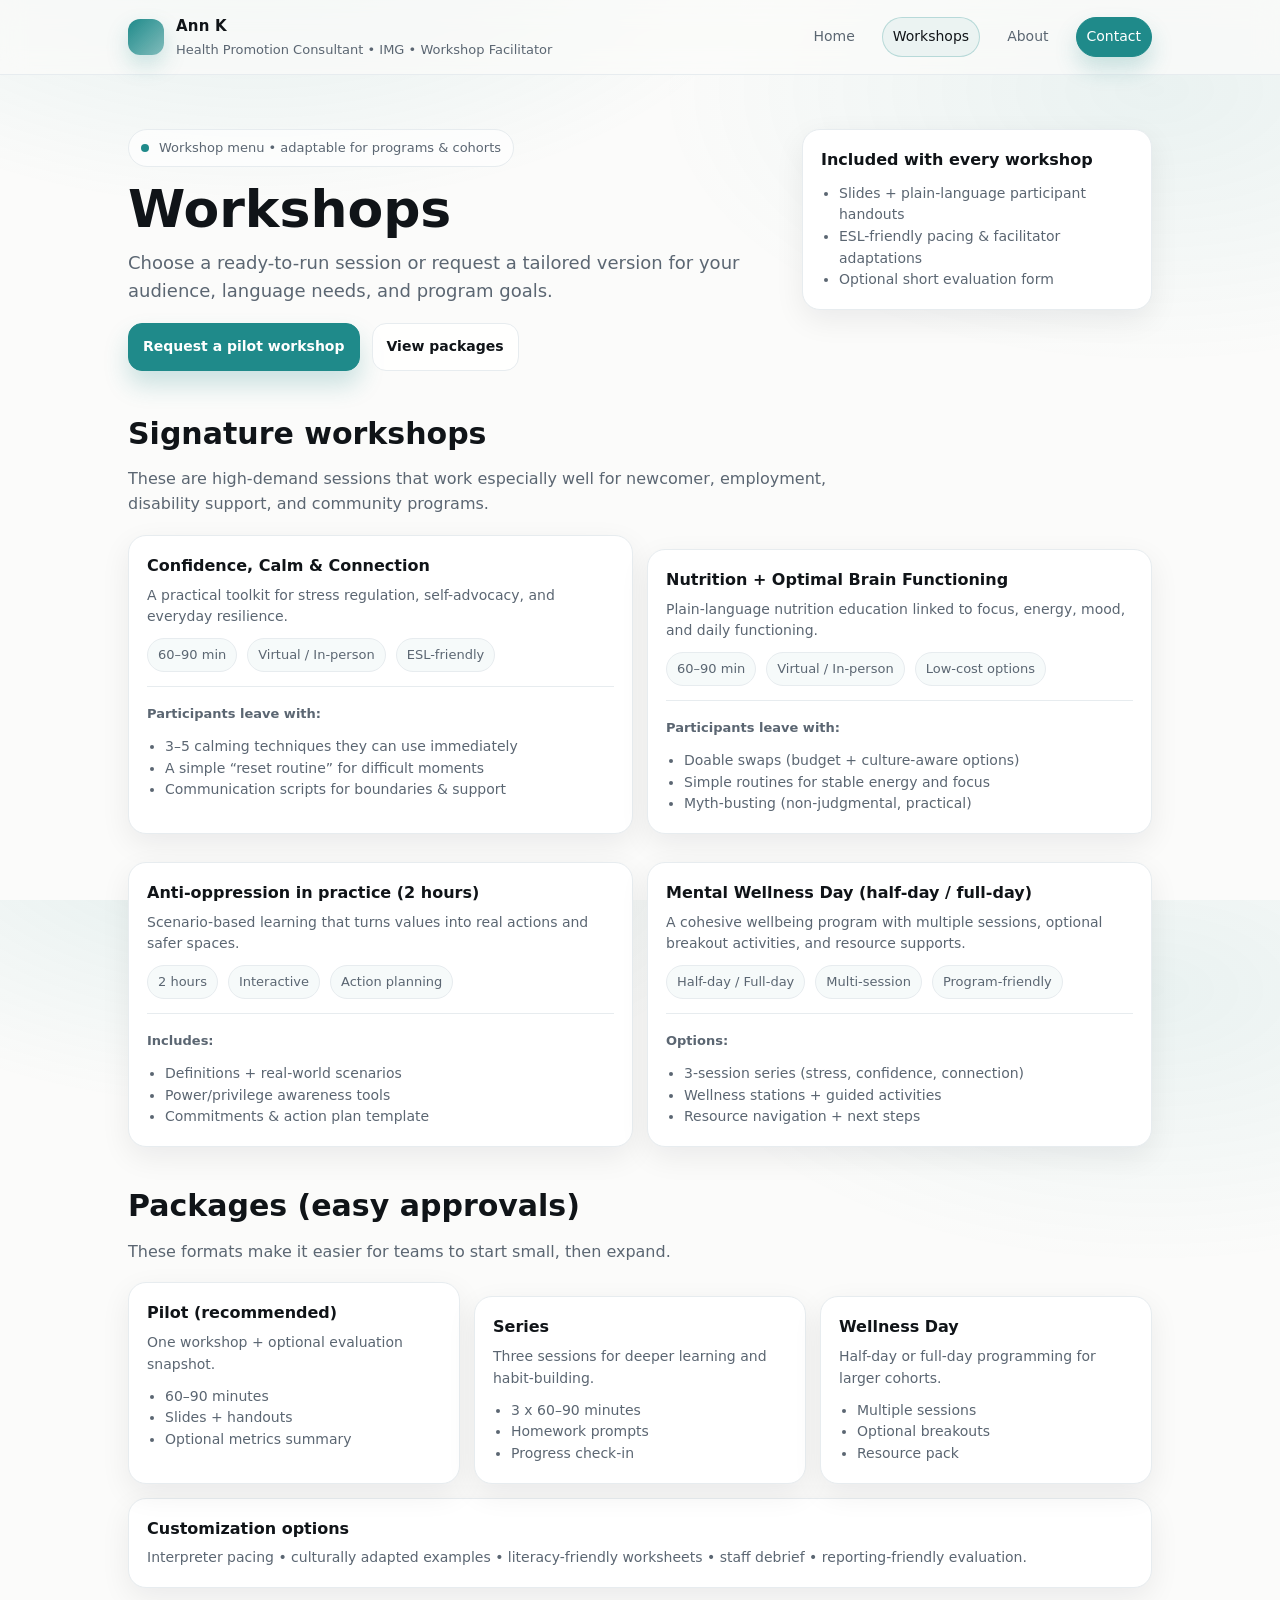
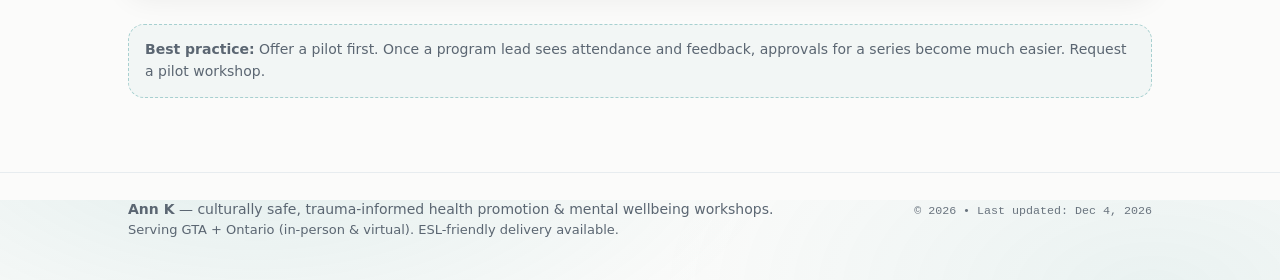
<file: workshops.html>
<!doctype html>
<html lang="en">
<head>
  <meta charset="utf-8">
  <meta name="viewport" content="width=device-width, initial-scale=1">
  <meta name="description" content="Health Promotion Consultant portfolio site">
  <title>Workshops • Ann K</title>
  <link rel="preconnect" href="https://fonts.googleapis.com">
  <link rel="preconnect" href="https://fonts.gstatic.com" crossorigin>
  <link rel="stylesheet" href="styles.css">
</head>
<body>
  <header class="topbar">
    <div class="container">
      <div class="nav">
        <a class="brand" href="index.html" aria-label="Home">
          <div class="mark" aria-hidden="true"></div>
          <div>
            <b>Ann K</b>
            <span>Health Promotion Consultant • IMG • Workshop Facilitator</span>
          </div>
        </a>

        <nav class="menu" aria-label="Primary">
          <a data-nav href="index.html">Home</a>
          <a data-nav href="workshops.html">Workshops</a>
          <a data-nav href="about.html">About</a>
          <a data-nav class="cta" href="contact.html">Contact</a>
        </nav>
      </div>
    </div>
  </header>

  <main>
    
<section class="hero">
  <div class="container">
    <div class="hero-grid">
      <div>
        <div class="kicker"><span class="dot"></span><span>Workshop menu • adaptable for programs & cohorts</span></div>
        <h1>Workshops</h1>
        <p class="lede">Choose a ready-to-run session or request a tailored version for your audience, language needs, and program goals.</p>
        <div class="actions">
          <a class="button primary" href="contact.html">Request a pilot workshop</a>
          <a class="button" href="#packages">View packages</a>
        </div>
      </div>
      <aside>
        <div class="card">
          <h3>Included with every workshop</h3>
          <ul class="list">
            <li>Slides + plain-language participant handouts</li>
            <li>ESL-friendly pacing & facilitator adaptations</li>
            <li>Optional short evaluation form</li>
          </ul>
        </div>
      </aside>
    </div>
  </div>
</section>

<section class="section">
  <div class="container">
    <h2>Signature workshops</h2>
    <p class="sub">These are high-demand sessions that work especially well for newcomer, employment, disability support, and community programs.</p>

    <div class="grid-2">
      <div class="card">
        <h3>Confidence, Calm & Connection</h3>
        <p>A practical toolkit for stress regulation, self-advocacy, and everyday resilience.</p>
        <div class="meta"><span>60–90 min</span><span>Virtual / In-person</span><span>ESL-friendly</span></div>
        <div class="hr"></div>
        <b class="small">Participants leave with:</b>
        <ul class="list">
          <li>3–5 calming techniques they can use immediately</li>
          <li>A simple “reset routine” for difficult moments</li>
          <li>Communication scripts for boundaries & support</li>
        </ul>
      </div>

      <div class="card">
        <h3>Nutrition + Optimal Brain Functioning</h3>
        <p>Plain-language nutrition education linked to focus, energy, mood, and daily functioning.</p>
        <div class="meta"><span>60–90 min</span><span>Virtual / In-person</span><span>Low-cost options</span></div>
        <div class="hr"></div>
        <b class="small">Participants leave with:</b>
        <ul class="list">
          <li>Doable swaps (budget + culture-aware options)</li>
          <li>Simple routines for stable energy and focus</li>
          <li>Myth-busting (non-judgmental, practical)</li>
        </ul>
      </div>

      <div class="card">
        <h3>Anti-oppression in practice (2 hours)</h3>
        <p>Scenario-based learning that turns values into real actions and safer spaces.</p>
        <div class="meta"><span>2 hours</span><span>Interactive</span><span>Action planning</span></div>
        <div class="hr"></div>
        <b class="small">Includes:</b>
        <ul class="list">
          <li>Definitions + real-world scenarios</li>
          <li>Power/privilege awareness tools</li>
          <li>Commitments & action plan template</li>
        </ul>
      </div>

      <div class="card">
        <h3>Mental Wellness Day (half-day / full-day)</h3>
        <p>A cohesive wellbeing program with multiple sessions, optional breakout activities, and resource supports.</p>
        <div class="meta"><span>Half-day / Full-day</span><span>Multi-session</span><span>Program-friendly</span></div>
        <div class="hr"></div>
        <b class="small">Options:</b>
        <ul class="list">
          <li>3-session series (stress, confidence, connection)</li>
          <li>Wellness stations + guided activities</li>
          <li>Resource navigation + next steps</li>
        </ul>
      </div>
    </div>
  </div>
</section>

<section class="section" id="packages">
  <div class="container">
    <h2>Packages (easy approvals)</h2>
    <p class="sub">These formats make it easier for teams to start small, then expand.</p>

    <div class="grid-3">
      <div class="card">
        <h3>Pilot (recommended)</h3>
        <p>One workshop + optional evaluation snapshot.</p>
        <ul class="list">
          <li>60–90 minutes</li>
          <li>Slides + handouts</li>
          <li>Optional metrics summary</li>
        </ul>
      </div>
      <div class="card">
        <h3>Series</h3>
        <p>Three sessions for deeper learning and habit-building.</p>
        <ul class="list">
          <li>3 x 60–90 minutes</li>
          <li>Homework prompts</li>
          <li>Progress check-in</li>
        </ul>
      </div>
      <div class="card">
        <h3>Wellness Day</h3>
        <p>Half-day or full-day programming for larger cohorts.</p>
        <ul class="list">
          <li>Multiple sessions</li>
          <li>Optional breakouts</li>
          <li>Resource pack</li>
        </ul>
      </div>
    </div>

    <div class="card" style="margin-top:14px">
      <h3>Customization options</h3>
      <p>Interpreter pacing • culturally adapted examples • literacy-friendly worksheets • staff debrief • reporting-friendly evaluation.</p>
    </div>
  </div>
</section>

<section class="section">
  <div class="container">
    <div class="note">
      <b>Best practice:</b> Offer a pilot first. Once a program lead sees attendance and feedback, approvals for a series become much easier.
      <a href="contact.html">Request a pilot workshop</a>.
    </div>
  </div>
</section>

  </main>

  <footer class="footer">
    <div class="container">
      <div class="row">
        <div>
          <div><b>Ann K</b> — culturally safe, trauma-informed health promotion & mental wellbeing workshops.</div>
          <div class="small">Serving GTA + Ontario (in-person & virtual). ESL-friendly delivery available.</div>
        </div>
        <div style="text-align:right">
          <small>© <span id="y"></span> • Last updated: <span id="d"></span></small>
        </div>
      </div>
    </div>
  </footer>

  <script>
    document.getElementById('y').textContent = new Date().getFullYear();
    const months = ["Jan","Feb","Mar","Apr","May","Jun","Jul","Aug","Sep","Oct","Nov","Dec"];
    const now = new Date();
    document.getElementById('d').textContent = months[now.getMonth()] + " " + now.getDate() + ", " + now.getFullYear();
  </script>
  <script src="script.js"></script>
</body>
</html>
</file>
<file: styles.css>
:root{
  --bg: #fbfbfa;
  --card: #ffffff;
  --text: #101418;
  --muted: #5b6672;
  --line: #e7ecef;
  --accent: #1f8a8a; /* teal */
  --accent-2:#0f6d6d;
  --shadow: 0 10px 30px rgba(16,20,24,.07);
  --radius: 18px;
  --max: 1080px;
  --pad: clamp(18px, 3vw, 28px);
  --h1: clamp(34px, 4.2vw, 52px);
  --h2: clamp(22px, 2.6vw, 30px);
  --h3: 18px;
  --p: 16px;
  --small: 13px;
  --mono: ui-monospace, SFMono-Regular, Menlo, Monaco, Consolas, "Liberation Mono", "Courier New", monospace;
  --sans: ui-sans-serif, system-ui, -apple-system, Segoe UI, Roboto, Helvetica, Arial, "Apple Color Emoji","Segoe UI Emoji";
}

*{box-sizing:border-box}
html,body{height:100%}
body{
  margin:0;
  font-family:var(--sans);
  background: radial-gradient(900px 500px at 20% -10%, rgba(31,138,138,.12), transparent 60%),
              radial-gradient(900px 500px at 90% 10%, rgba(31,138,138,.08), transparent 55%),
              var(--bg);
  color:var(--text);
  line-height:1.55;
}

a{color:inherit; text-decoration:none}
a:hover{text-decoration:underline}
.container{max-width:var(--max); margin:0 auto; padding:0 var(--pad)}
/* Top nav */
.topbar{
  position:sticky; top:0; z-index:50;
  background: rgba(251,251,250,.72);
  backdrop-filter: blur(12px);
  border-bottom:1px solid var(--line);
}
.nav{
  display:flex; align-items:center; justify-content:space-between;
  padding: 14px 0;
  gap: 18px;
}
.brand{
  display:flex; align-items:center; gap:12px; min-width: 200px;
}
.mark{
  width:36px; height:36px; border-radius:12px;
  background: linear-gradient(135deg, var(--accent), rgba(31,138,138,.55));
  box-shadow: 0 10px 22px rgba(31,138,138,.22);
}
.brand b{font-size: 15px; letter-spacing:.2px}
.brand span{display:block; font-size: var(--small); color: var(--muted); margin-top: 1px}

.menu{display:flex; gap: 16px; align-items:center; flex-wrap: wrap; justify-content:flex-end}
.menu a{
  font-size: 14px;
  color: var(--muted);
  padding: 8px 10px;
  border-radius: 999px;
  border: 1px solid transparent;
}
.menu a.active{
  color: var(--text);
  border-color: rgba(31,138,138,.25);
  background: rgba(31,138,138,.06);
}
.menu a.cta{
  color: white;
  background: var(--accent);
  border-color: var(--accent);
  box-shadow: 0 12px 22px rgba(31,138,138,.22);
}
.menu a.cta:hover{background: var(--accent-2); text-decoration:none}

.footer{
  border-top:1px solid var(--line);
  margin-top: 56px;
  padding: 26px 0 40px;
  color: var(--muted);
  font-size: 14px;
}
.footer .row{display:flex; justify-content:space-between; gap:18px; flex-wrap:wrap}
.footer small{font-family: var(--mono); opacity:.9}

/* sections */
.hero{
  padding: 54px 0 22px;
}
.hero-grid{
  display:grid;
  grid-template-columns: 1.3fr .7fr;
  gap: 24px;
  align-items: start;
}
@media (max-width: 900px){
  .hero-grid{grid-template-columns: 1fr}
}
.kicker{
  display:inline-flex; gap:10px; align-items:center;
  font-size: 13px; color: var(--muted);
  border: 1px solid var(--line);
  background: rgba(255,255,255,.7);
  padding: 8px 12px;
  border-radius: 999px;
}
.dot{width:8px;height:8px;border-radius:50%;background: var(--accent)}
h1{font-size: var(--h1); line-height:1.08; margin: 14px 0 12px}
.lede{font-size: 18px; color: var(--muted); margin: 0 0 18px}
.actions{display:flex; gap:12px; flex-wrap: wrap; align-items:center}
.button{
  display:inline-flex; align-items:center; justify-content:center;
  gap:10px;
  padding: 12px 14px;
  border-radius: 14px;
  border:1px solid var(--line);
  background: rgba(255,255,255,.9);
  font-weight: 600;
  font-size: 14px;
}
.button.primary{
  background: var(--accent);
  border-color: var(--accent);
  color:white;
  box-shadow: 0 14px 24px rgba(31,138,138,.22);
}
.button.primary:hover{background: var(--accent-2); text-decoration:none}
.button:hover{text-decoration:none; border-color: rgba(31,138,138,.25)}
.badge-row{display:flex; gap:10px; flex-wrap:wrap; margin-top: 12px}
.badge{
  font-size: 13px;
  padding: 7px 10px;
  border-radius: 999px;
  border: 1px solid var(--line);
  background: rgba(255,255,255,.7);
  color: var(--muted);
}

.card{
  background: var(--card);
  border: 1px solid var(--line);
  border-radius: var(--radius);
  box-shadow: var(--shadow);
  padding: 18px;
}
.card + .card{margin-top: 14px}
.card h3{margin: 0 0 6px; font-size: 16px}
.card p{margin: 0; color: var(--muted); font-size: 14px}
.meta{
  font-size: 13px;
  color: var(--muted);
  margin-top: 10px;
  display:flex; flex-wrap:wrap; gap:10px;
}
.meta span{
  border:1px solid var(--line);
  background: rgba(31,138,138,.04);
  padding: 6px 10px;
  border-radius: 999px;
}
.section{
  padding: 18px 0;
}
.section h2{
  font-size: var(--h2);
  margin: 0 0 10px;
}
.section .sub{
  color: var(--muted);
  margin: 0 0 18px;
  max-width: 70ch;
}
.grid-3{
  display:grid;
  grid-template-columns: repeat(3, 1fr);
  gap: 14px;
}
@media (max-width: 900px){ .grid-3{grid-template-columns: 1fr} }
.grid-2{
  display:grid;
  grid-template-columns: 1fr 1fr;
  gap: 14px;
}
@media (max-width: 900px){ .grid-2{grid-template-columns: 1fr} }

.list{
  margin: 10px 0 0;
  padding-left: 18px;
  color: var(--muted);
  font-size: 14px;
}
.hr{height:1px; background: var(--line); margin: 14px 0}
.small{
  font-size: 13px; color: var(--muted);
}
.quote{
  border-left: 4px solid rgba(31,138,138,.4);
  padding-left: 12px;
  color: var(--muted);
  font-size: 14px;
}
.note{
  border: 1px dashed rgba(31,138,138,.35);
  background: rgba(31,138,138,.04);
  border-radius: 16px;
  padding: 14px 16px;
  color: var(--muted);
  font-size: 14px;
}
.form{
  display:grid;
  gap: 12px;
}
label{font-size: 13px; color: var(--muted)}
input, textarea{
  width:100%;
  font-family: var(--sans);
  font-size: 15px;
  padding: 12px 12px;
  border-radius: 14px;
  border: 1px solid var(--line);
  background: rgba(255,255,255,.9);
  outline:none;
}
textarea{min-height: 140px; resize: vertical}
input:focus, textarea:focus{
  border-color: rgba(31,138,138,.45);
  box-shadow: 0 0 0 4px rgba(31,138,138,.12);
}
.inline{
  display:flex; gap: 12px; flex-wrap:wrap;
}
.inline > div{flex:1; min-width: 210px}
</file>
